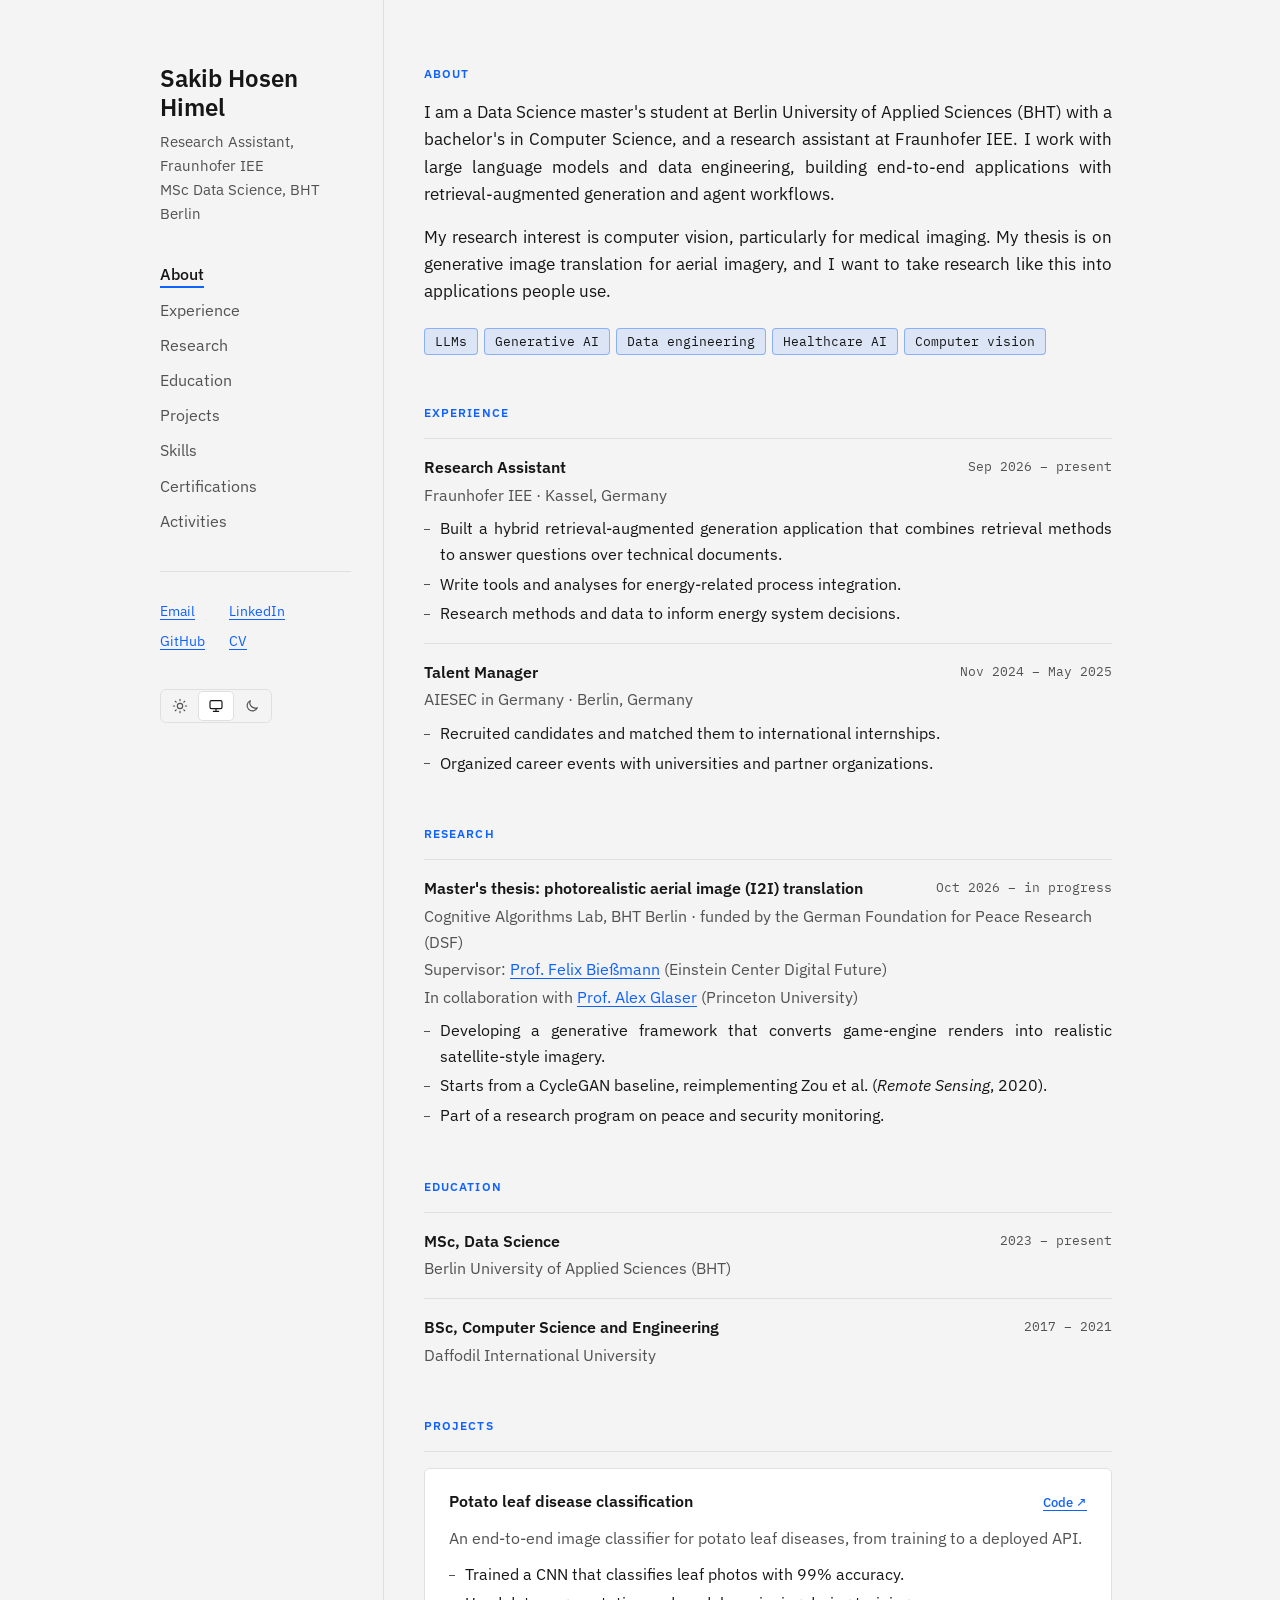
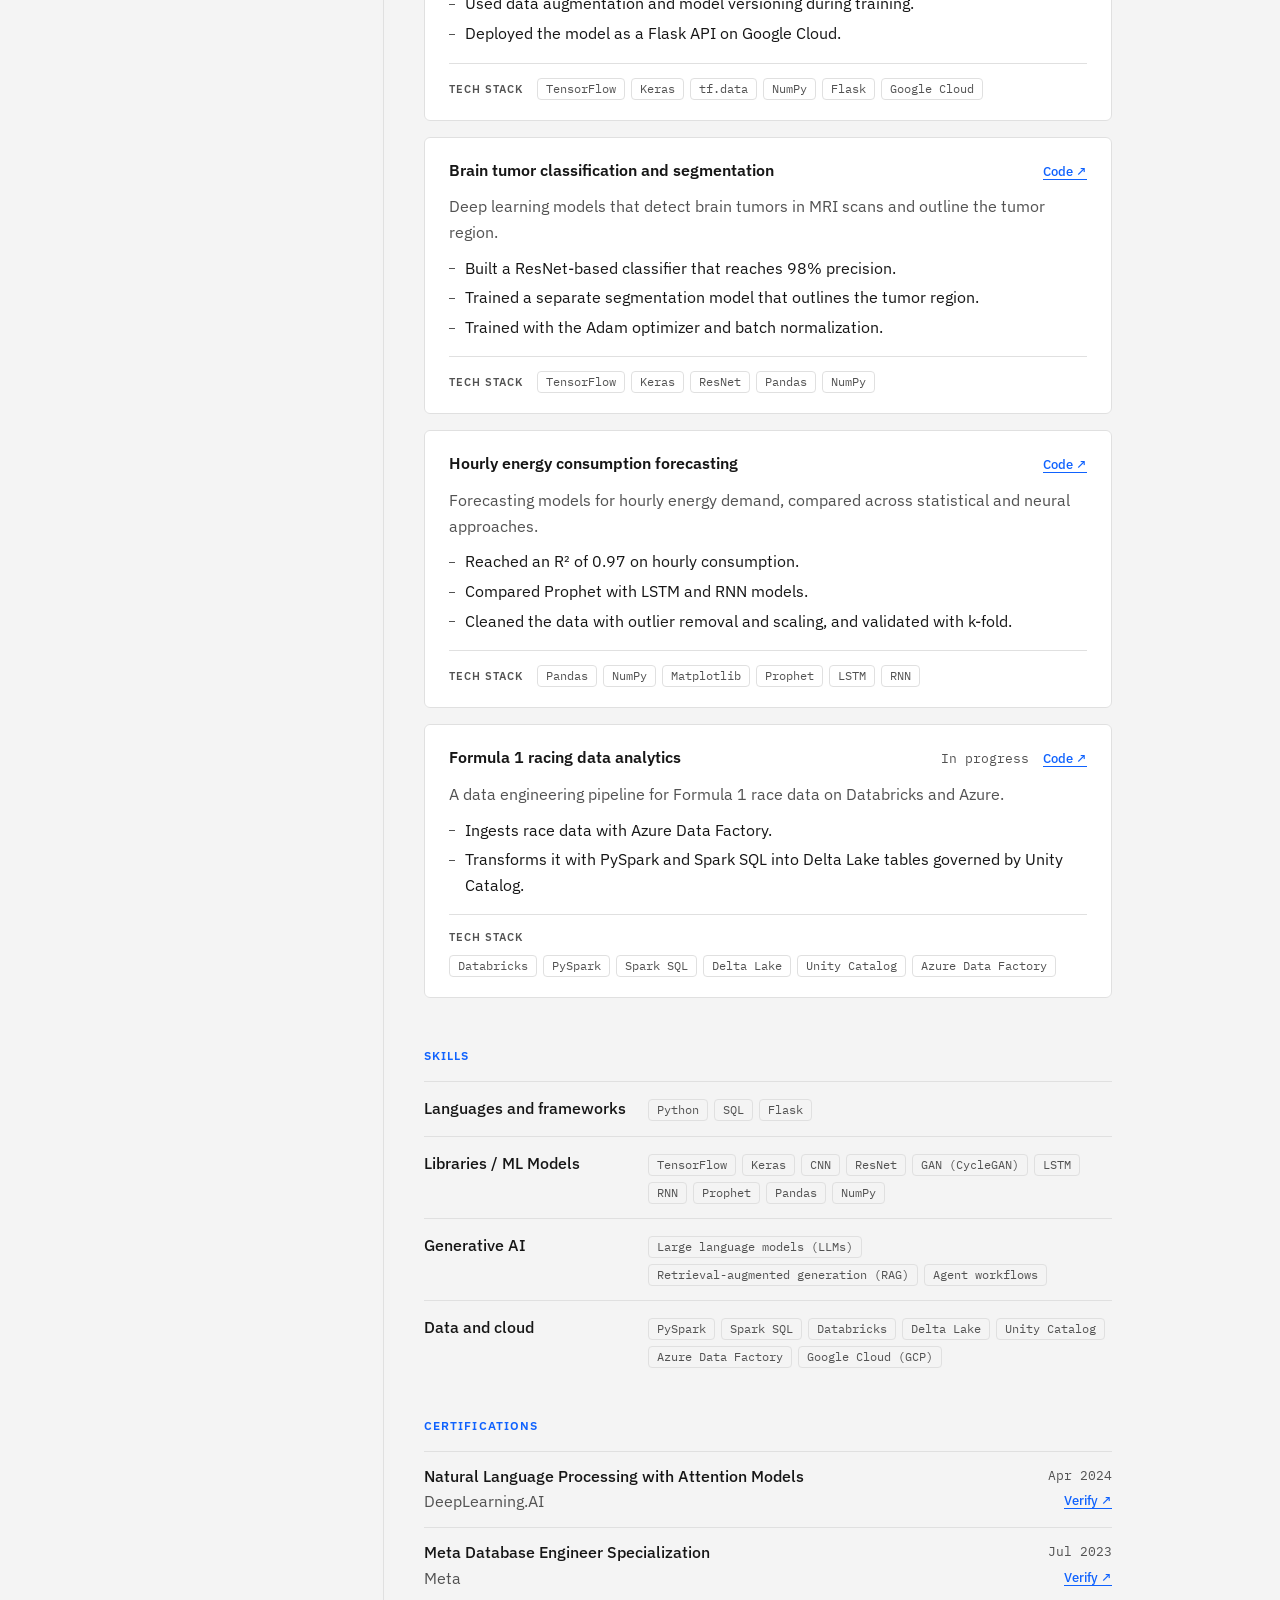
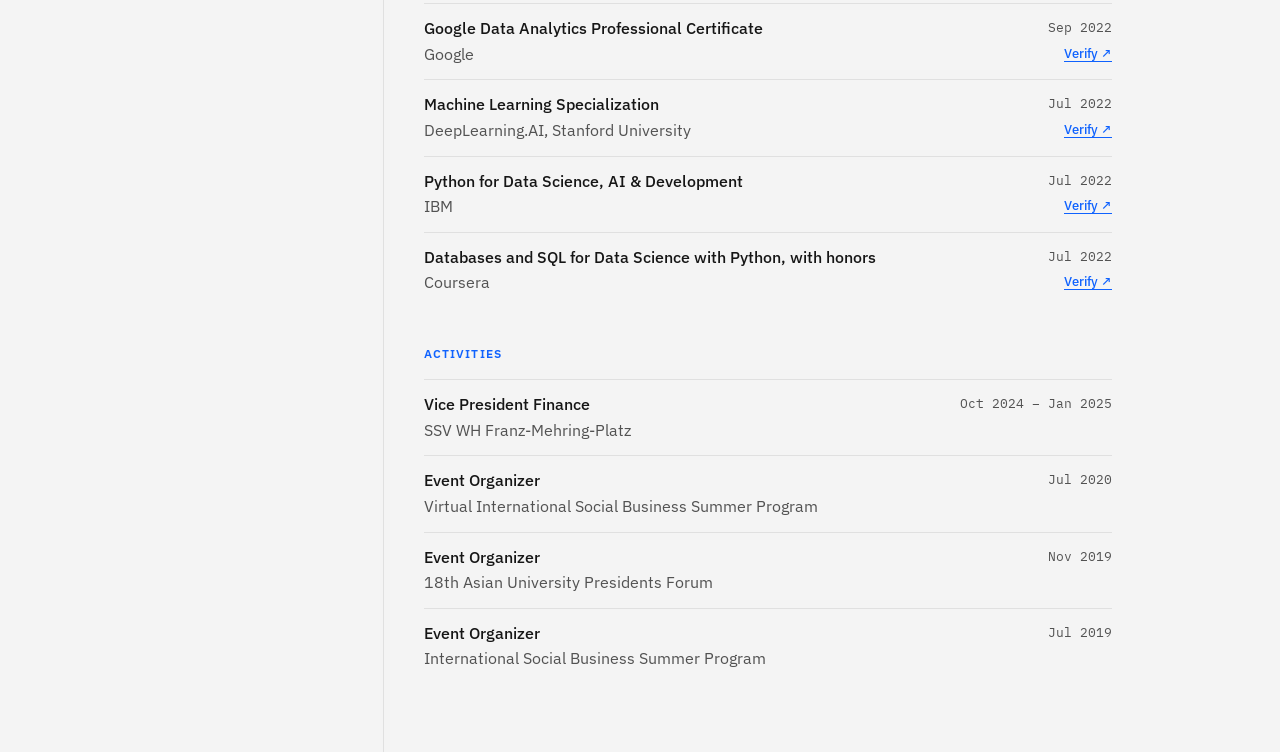
<file: index.html>
<!doctype html>
<html lang="en">
<head>
<meta charset="utf-8">
<meta name="viewport" content="width=device-width, initial-scale=1">
<title>Sakib Hosen Himel</title>
<meta name="description" content="Sakib Hosen Himel. MSc Data Science student at BHT Berlin and research assistant at Fraunhofer IEE.">
<meta property="og:title" content="Sakib Hosen Himel">
<meta property="og:description" content="MSc Data Science student at BHT Berlin and research assistant at Fraunhofer IEE.">
<meta property="og:type" content="profile">
<link rel="icon" href="data:image/svg+xml,%3Csvg xmlns='http://www.w3.org/2000/svg' viewBox='0 0 32 32'%3E%3Crect width='32' height='32' rx='4' fill='%230f62fe'/%3E%3Ctext x='16' y='22' font-family='sans-serif' font-size='16' font-weight='600' text-anchor='middle' fill='%23fff'%3ESH%3C/text%3E%3C/svg%3E">
<link rel="preconnect" href="https://fonts.googleapis.com">
<link rel="preconnect" href="https://fonts.gstatic.com" crossorigin>
<link rel="stylesheet" href="https://fonts.googleapis.com/css2?family=IBM+Plex+Mono&family=IBM+Plex+Sans:wght@400;500;600&display=swap">
<link rel="stylesheet" href="styles.css">
<script>document.documentElement.classList.add('js'); try { var t = localStorage.getItem('theme'); if (t === 'light' || t === 'dark') document.documentElement.dataset.theme = t; } catch (e) {} // set before first paint so the phone layout does not jump</script>
</head>
<body>
<a class="skip" href="#main">Skip to content</a>
<!-- Phone only, and only once the script runs: a bar that stays on screen and opens the nav as a side panel. -->
<div class="bar">
  <p class="where"><b>Sakib Hosen Himel</b><span id="bar-section">About</span></p>
  <button type="button" id="menu-btn" aria-expanded="false" aria-controls="menu">Menu</button>
</div>
<div class="scrim"></div>
<div class="page">
  <header class="side">
    <div class="stick">
      <div>
        <h1>Sakib Hosen Himel</h1>
        <p class="role">Research Assistant, Fraunhofer IEE<br>MSc Data Science, BHT Berlin</p>
      </div>
      <nav id="menu" aria-label="Sections">
        <ol>
          <li><a href="#about">About</a></li>
          <li><a href="#experience">Experience</a></li>
          <li><a href="#research">Research</a></li>
          <li><a href="#education">Education</a></li>
          <li><a href="#projects">Projects</a></li>
          <li><a href="#skills">Skills</a></li>
          <li><a href="#certifications">Certifications</a></li>
          <li><a href="#activities">Activities</a></li>
        </ol>
      </nav>
      <ul class="contact">
        <li><a href="mailto:himelcse47@gmail.com">Email</a></li>
        <li><a href="https://www.linkedin.com/in/profileofsakib">LinkedIn</a></li>
        <li><a href="https://github.com/itsme-himel">GitHub</a></li>
        <li><a href="cv.pdf">CV</a></li>
      </ul>
      <div class="theme" role="group" aria-label="Colour theme">
        <button type="button" data-set="light" aria-pressed="false" aria-label="Light" title="Light"><svg viewBox="0 0 24 24" width="16" height="16" fill="none" stroke="currentColor" stroke-width="1.75" stroke-linecap="round" stroke-linejoin="round" aria-hidden="true"><circle cx="12" cy="12" r="4"/><path d="M12 2v2M12 20v2M4.9 4.9l1.4 1.4M17.7 17.7l1.4 1.4M2 12h2M20 12h2M4.9 19.1l1.4-1.4M17.7 6.3l1.4-1.4"/></svg></button>
        <button type="button" data-set="system" aria-pressed="true" aria-label="System" title="System"><svg viewBox="0 0 24 24" width="16" height="16" fill="none" stroke="currentColor" stroke-width="1.75" stroke-linecap="round" stroke-linejoin="round" aria-hidden="true"><rect x="3" y="4" width="18" height="12" rx="2"/><path d="M8 20h8M12 16v4"/></svg></button>
        <button type="button" data-set="dark" aria-pressed="false" aria-label="Dark" title="Dark"><svg viewBox="0 0 24 24" width="16" height="16" fill="none" stroke="currentColor" stroke-width="1.75" stroke-linecap="round" stroke-linejoin="round" aria-hidden="true"><path d="M20 14.5A8 8 0 0 1 9.5 4a8 8 0 1 0 10.5 10.5z"/></svg></button>
      </div>
    </div>
  </header>

  <main id="main">
    <section id="about" aria-labelledby="h-about">
      <h2 id="h-about">About</h2>
      <p class="lede">I am a Data Science master's student at Berlin University of Applied Sciences (BHT) with a bachelor's in Computer Science, and a research assistant at Fraunhofer IEE. I work with large language models and data engineering, building end-to-end applications with retrieval-augmented generation and agent workflows.</p>
      <p class="lede">My research interest is computer vision, particularly for medical imaging. My thesis is on generative image translation for aerial imagery, and I want to take research like this into applications people use.</p>
      <ul class="chips focus" aria-label="Focus areas"><li>LLMs</li><li>Generative AI</li><li>Data engineering</li><li>Healthcare AI</li><li>Computer vision</li></ul>
    </section>

    <section id="experience" aria-labelledby="h-experience">
      <h2 id="h-experience">Experience</h2>
      <article class="item">
        <h3>Research Assistant</h3>
        <p class="date">Sep 2026 – present</p>
        <p class="org">Fraunhofer IEE · Kassel, Germany</p>
        <ul>
          <li>Built a hybrid retrieval-augmented generation application that combines retrieval methods to answer questions over technical documents.</li>
          <li>Write tools and analyses for energy-related process integration.</li>
          <li>Research methods and data to inform energy system decisions.</li>
        </ul>
      </article>
      <article class="item">
        <h3>Talent Manager</h3>
        <p class="date">Nov 2024 – May 2025</p>
        <p class="org">AIESEC in Germany · Berlin, Germany</p>
        <ul>
          <li>Recruited candidates and matched them to international internships.</li>
          <li>Organized career events with universities and partner organizations.</li>
        </ul>
      </article>
    </section>

    <section id="research" aria-labelledby="h-research">
      <h2 id="h-research">Research</h2>
      <article class="item">
        <h3>Master's thesis: photorealistic aerial image (I2I) translation</h3>
        <p class="date">Oct 2026 – in progress</p>
        <p class="org">Cognitive Algorithms Lab, BHT Berlin · funded by the German Foundation for Peace Research (DSF)</p>
        <p class="org">Supervisor: <a href="https://www.linkedin.com/in/felixbiessmann/">Prof. Felix Bießmann</a> (Einstein Center Digital Future)</p>
        <p class="org">In collaboration with <a href="https://www.linkedin.com/in/alex-glaser-8090731b3/">Prof. Alex Glaser</a> (Princeton University)</p>
        <ul>
          <li>Developing a generative framework that converts game-engine renders into realistic satellite-style imagery.</li>
          <li>Starts from a CycleGAN baseline, reimplementing Zou et al. (<i>Remote Sensing</i>, 2020).</li>
          <li>Part of a research program on peace and security monitoring.</li>
        </ul>
      </article>
    </section>

    <section id="education" aria-labelledby="h-education">
      <h2 id="h-education">Education</h2>
      <article class="item">
        <h3>MSc, Data Science</h3>
        <p class="date">2023 – present</p>
        <p class="org">Berlin University of Applied Sciences (BHT)</p>
      </article>
      <article class="item">
        <h3>BSc, Computer Science and Engineering</h3>
        <p class="date">2017 – 2021</p>
        <p class="org">Daffodil International University</p>
      </article>
    </section>

    <section id="projects" aria-labelledby="h-projects">
      <h2 id="h-projects">Projects</h2>
      <div class="grid"><!-- TODO: the four "Code" links point to github.com as placeholders; replace each href with the project repo -->
        <article>
          <div class="head"><h3>Potato leaf disease classification</h3><p class="meta"><a href="https://github.com" aria-label="Code for Potato leaf disease classification">Code <span aria-hidden="true">↗</span></a></p></div>
          <p>An end-to-end image classifier for potato leaf diseases, from training to a deployed API.</p>
          <ul class="points">
            <li>Trained a CNN that classifies leaf photos with 99% accuracy.</li>
            <li>Used data augmentation and model versioning during training.</li>
            <li>Deployed the model as a Flask API on Google Cloud.</li>
          </ul>
          <div class="stack">
            <p>Tech stack</p>
            <ul><li>TensorFlow</li><li>Keras</li><li>tf.data</li><li>NumPy</li><li>Flask</li><li>Google Cloud</li></ul>
          </div>
        </article>
        <article>
          <div class="head"><h3>Brain tumor classification and segmentation</h3><p class="meta"><a href="https://github.com" aria-label="Code for Brain tumor classification and segmentation">Code <span aria-hidden="true">↗</span></a></p></div>
          <p>Deep learning models that detect brain tumors in MRI scans and outline the tumor region.</p>
          <ul class="points">
            <li>Built a ResNet-based classifier that reaches 98% precision.</li>
            <li>Trained a separate segmentation model that outlines the tumor region.</li>
            <li>Trained with the Adam optimizer and batch normalization.</li>
          </ul>
          <div class="stack">
            <p>Tech stack</p>
            <ul><li>TensorFlow</li><li>Keras</li><li>ResNet</li><li>Pandas</li><li>NumPy</li></ul>
          </div>
        </article>
        <article>
          <div class="head"><h3>Hourly energy consumption forecasting</h3><p class="meta"><a href="https://github.com" aria-label="Code for Hourly energy consumption forecasting">Code <span aria-hidden="true">↗</span></a></p></div>
          <p>Forecasting models for hourly energy demand, compared across statistical and neural approaches.</p>
          <ul class="points">
            <li>Reached an R² of 0.97 on hourly consumption.</li>
            <li>Compared Prophet with LSTM and RNN models.</li>
            <li>Cleaned the data with outlier removal and scaling, and validated with k-fold.</li>
          </ul>
          <div class="stack">
            <p>Tech stack</p>
            <ul><li>Pandas</li><li>NumPy</li><li>Matplotlib</li><li>Prophet</li><li>LSTM</li><li>RNN</li></ul>
          </div>
        </article>
        <article>
          <div class="head"><h3>Formula 1 racing data analytics</h3><p class="meta"><span class="date">In progress</span><a href="https://github.com" aria-label="Code for Formula 1 racing data analytics">Code <span aria-hidden="true">↗</span></a></p></div>
          <p>A data engineering pipeline for Formula 1 race data on Databricks and Azure.</p>
          <ul class="points">
            <li>Ingests race data with Azure Data Factory.</li>
            <li>Transforms it with PySpark and Spark SQL into Delta Lake tables governed by Unity Catalog.</li>
          </ul>
          <div class="stack">
            <p>Tech stack</p>
            <ul><li>Databricks</li><li>PySpark</li><li>Spark SQL</li><li>Delta Lake</li><li>Unity Catalog</li><li>Azure Data Factory</li></ul>
          </div>
        </article>
      </div>
    </section>

    <section id="skills" aria-labelledby="h-skills">
      <h2 id="h-skills">Skills</h2>
      <dl class="skills">
        <div><dt>Languages and frameworks</dt><dd><ul class="chips"><li>Python</li><li>SQL</li><li>Flask</li></ul></dd></div>
        <div><dt>Libraries / ML Models</dt><dd><ul class="chips"><li>TensorFlow</li><li>Keras</li><li>CNN</li><li>ResNet</li><li>GAN (CycleGAN)</li><li>LSTM</li><li>RNN</li><li>Prophet</li><li>Pandas</li><li>NumPy</li></ul></dd></div>
        <div><dt>Generative AI</dt><dd><ul class="chips"><li>Large language models (LLMs)</li><li>Retrieval-augmented generation (RAG)</li><li>Agent workflows</li></ul></dd></div>
        <div><dt>Data and cloud</dt><dd><ul class="chips"><li>PySpark</li><li>Spark SQL</li><li>Databricks</li><li>Delta Lake</li><li>Unity Catalog</li><li>Azure Data Factory</li><li>Google Cloud (GCP)</li></ul></dd></div>
      </dl>
    </section>

    <section id="certifications" aria-labelledby="h-certifications">
      <h2 id="h-certifications">Certifications</h2>
      <div class="rows"><!-- TODO: the six "Verify" links point to coursera.org as placeholders; replace each href with the credential page -->
        <article class="item">
          <h3>Natural Language Processing with Attention Models</h3>
          <p class="date">Apr 2024</p>
          <p class="org">DeepLearning.AI</p>
          <p class="verify"><a href="https://www.coursera.org" aria-label="Verify Natural Language Processing with Attention Models">Verify <span aria-hidden="true">↗</span></a></p>
        </article>
        <article class="item">
          <h3>Meta Database Engineer Specialization</h3>
          <p class="date">Jul 2023</p>
          <p class="org">Meta</p>
          <p class="verify"><a href="https://www.coursera.org" aria-label="Verify Meta Database Engineer Specialization">Verify <span aria-hidden="true">↗</span></a></p>
        </article>
        <article class="item">
          <h3>Google Data Analytics Professional Certificate</h3>
          <p class="date">Sep 2022</p>
          <p class="org">Google</p>
          <p class="verify"><a href="https://www.coursera.org" aria-label="Verify Google Data Analytics Professional Certificate">Verify <span aria-hidden="true">↗</span></a></p>
        </article>
        <article class="item">
          <h3>Machine Learning Specialization</h3>
          <p class="date">Jul 2022</p>
          <p class="org">DeepLearning.AI, Stanford University</p>
          <p class="verify"><a href="https://www.coursera.org" aria-label="Verify Machine Learning Specialization">Verify <span aria-hidden="true">↗</span></a></p>
        </article>
        <article class="item">
          <h3>Python for Data Science, AI &amp; Development</h3>
          <p class="date">Jul 2022</p>
          <p class="org">IBM</p>
          <p class="verify"><a href="https://www.coursera.org" aria-label="Verify Python for Data Science, AI &amp; Development">Verify <span aria-hidden="true">↗</span></a></p>
        </article>
        <article class="item">
          <h3>Databases and SQL for Data Science with Python, with honors</h3>
          <p class="date">Jul 2022</p>
          <p class="org">Coursera</p>
          <p class="verify"><a href="https://www.coursera.org" aria-label="Verify Databases and SQL for Data Science with Python, with honors">Verify <span aria-hidden="true">↗</span></a></p>
        </article>
      </div>
    </section>

    <section id="activities" aria-labelledby="h-activities">
      <h2 id="h-activities">Activities</h2>
      <div class="rows">
        <article class="item">
          <h3>Vice President Finance</h3>
          <p class="date">Oct 2024 – Jan 2025</p>
          <p class="org">SSV WH Franz-Mehring-Platz</p>
        </article>
        <article class="item">
          <h3>Event Organizer</h3>
          <p class="date">Jul 2020</p>
          <p class="org">Virtual International Social Business Summer Program</p>
        </article>
        <article class="item">
          <h3>Event Organizer</h3>
          <p class="date">Nov 2019</p>
          <p class="org">18th Asian University Presidents Forum</p>
        </article>
        <article class="item">
          <h3>Event Organizer</h3>
          <p class="date">Jul 2019</p>
          <p class="org">International Social Business Summer Program</p>
        </article>
      </div>
    </section>
  </main>
</div>
<script>
// Underline the nav link of the section being read.
const sections = [...document.querySelectorAll('main section')];
const links = [...document.querySelectorAll('nav a')];
const barSection = document.getElementById('bar-section');
let clicked = location.hash; // a clicked link stays marked until the reader scrolls by hand
function spy() {
  const max = document.documentElement.scrollHeight - innerHeight;
  const tops = sections.map(s => s.getBoundingClientRect().top + scrollY);
  // Sections near the page end can never reach the top, so over the final
  // stretch the reading line slides from the top of the viewport to the bottom.
  const lastReachable = Math.max(0, ...tops.filter(t => t <= max));
  const slide = Math.min(1, Math.max(0, (scrollY - lastReachable) / Math.max(1, max - lastReachable)));
  const line = scrollY + 120 + slide * (innerHeight - 120);
  const current = clicked || '#' + sections[Math.max(0, tops.findLastIndex(t => t <= line))].id;
  for (const a of links) {
    if (a.hash === current) { a.setAttribute('aria-current', 'location'); barSection.textContent = a.textContent; }
    else a.removeAttribute('aria-current');
  }
}
for (const a of links) a.addEventListener('click', () => { clicked = a.hash; spy(); });
for (const e of ['wheel', 'touchmove', 'keydown']) addEventListener(e, () => { clicked = ''; }, { passive: true });
addEventListener('scroll', spy, { passive: true });
addEventListener('resize', spy);
spy();
// Sections below the first screen fade in when reached (motion is in the CSS).
// Reaching one also reveals those before it, so a jump never leaves any hidden.
if (window.IntersectionObserver) {
  const io = new IntersectionObserver(entries => {
    for (const e of entries) if (e.isIntersecting)
      for (const s of sections.slice(0, sections.indexOf(e.target) + 1)) { s.classList.remove('pre'); io.unobserve(s); }
  });
  for (const s of sections) if (s.getBoundingClientRect().top >= innerHeight) { s.classList.add('pre'); io.observe(s); }
}

// Phone menu: the nav slides in from the right as a panel. Without this script the nav stays in the page.
const root = document.documentElement, nav = document.getElementById('menu'), btn = document.getElementById('menu-btn');
const behind = [document.querySelector('main'), ...document.querySelectorAll('.stick > :not(nav)')];
nav.append(document.querySelector('.contact').cloneNode(true), document.querySelector('.theme').cloneNode(true)); // the four links and the theme switch, repeated inside the panel
function setMenu(open) {
  root.classList.toggle('open', open);
  btn.setAttribute('aria-expanded', open);
  btn.textContent = open ? 'Close' : 'Menu';
  for (const el of behind) el.inert = open; // keeps keyboard focus inside the panel
}
btn.addEventListener('click', () => setMenu(!root.classList.contains('open')));
document.querySelector('.scrim').addEventListener('click', () => setMenu(false));
nav.addEventListener('click', e => { if (e.target.closest('a')) setMenu(false); });
addEventListener('keydown', e => { if (e.key === 'Escape') setMenu(false); });
matchMedia('(min-width: 48.01rem)').addEventListener('change', () => setMenu(false));
// Theme switch: light, system (follow the device) or dark. The choice is remembered on this device.
function setTheme(t) {
  if (t === 'system') delete root.dataset.theme; else root.dataset.theme = t;
  try { if (t === 'system') localStorage.removeItem('theme'); else localStorage.setItem('theme', t); } catch (e) {}
  for (const b of document.querySelectorAll('.theme button')) b.setAttribute('aria-pressed', b.dataset.set === t);
}
addEventListener('click', e => { const b = e.target.closest('.theme button'); if (b) setTheme(b.dataset.set); });
setTheme(root.dataset.theme || 'system');
// The name joins the bar once the heading has scrolled away.
if (window.IntersectionObserver)
  new IntersectionObserver(([e]) => root.classList.toggle('past', !e.isIntersecting)).observe(document.querySelector('h1'));

// Pointer effects: a light in project cards, a ripple on every click or tap, and fainter ripples while the mouse rests. Off under reduced motion.
if (matchMedia('(prefers-reduced-motion: no-preference)').matches) {
  function ripple(x, y, strength) {
    const ring = document.createElement('span');
    ring.className = 'ripple'; ring.setAttribute('aria-hidden', 'true');
    ring.style.left = x + 'px'; ring.style.top = y + 'px'; ring.style.setProperty('--o', strength);
    document.body.append(ring);
    setTimeout(() => ring.remove(), 1500); // after the last ring has faded
  }
  // Project cards: a soft light follows the mouse inside the card.
  for (const card of document.querySelectorAll('.grid article'))
    card.addEventListener('pointermove', e => {
      const r = card.getBoundingClientRect();
      card.style.setProperty('--mx', e.clientX - r.left + 'px');
      card.style.setProperty('--my', e.clientY - r.top + 'px');
    });
  addEventListener('pointerdown', e => ripple(e.clientX, e.clientY, .55));
  // A mouse that rests gets a ripple at 5s, 10s and 15s, each fainter, then nothing until it moves again.
  const fade = [.34, .24, .15];
  let idle, mx, my;
  function arm(n) {
    clearTimeout(idle);
    if (n >= fade.length || mx === undefined) return;
    idle = setTimeout(() => { if (!document.hidden) ripple(mx, my, fade[n]); arm(n + 1); }, 5000);
  }
  addEventListener('pointermove', e => { if (e.pointerType === 'mouse') { mx = e.clientX; my = e.clientY; arm(0); } });
  for (const ev of ['scroll', 'pointerdown', 'keydown']) addEventListener(ev, () => arm(0), { passive: true });
  root.addEventListener('pointerleave', () => { mx = undefined; clearTimeout(idle); });
}
</script>
</body>
</html>
</file>
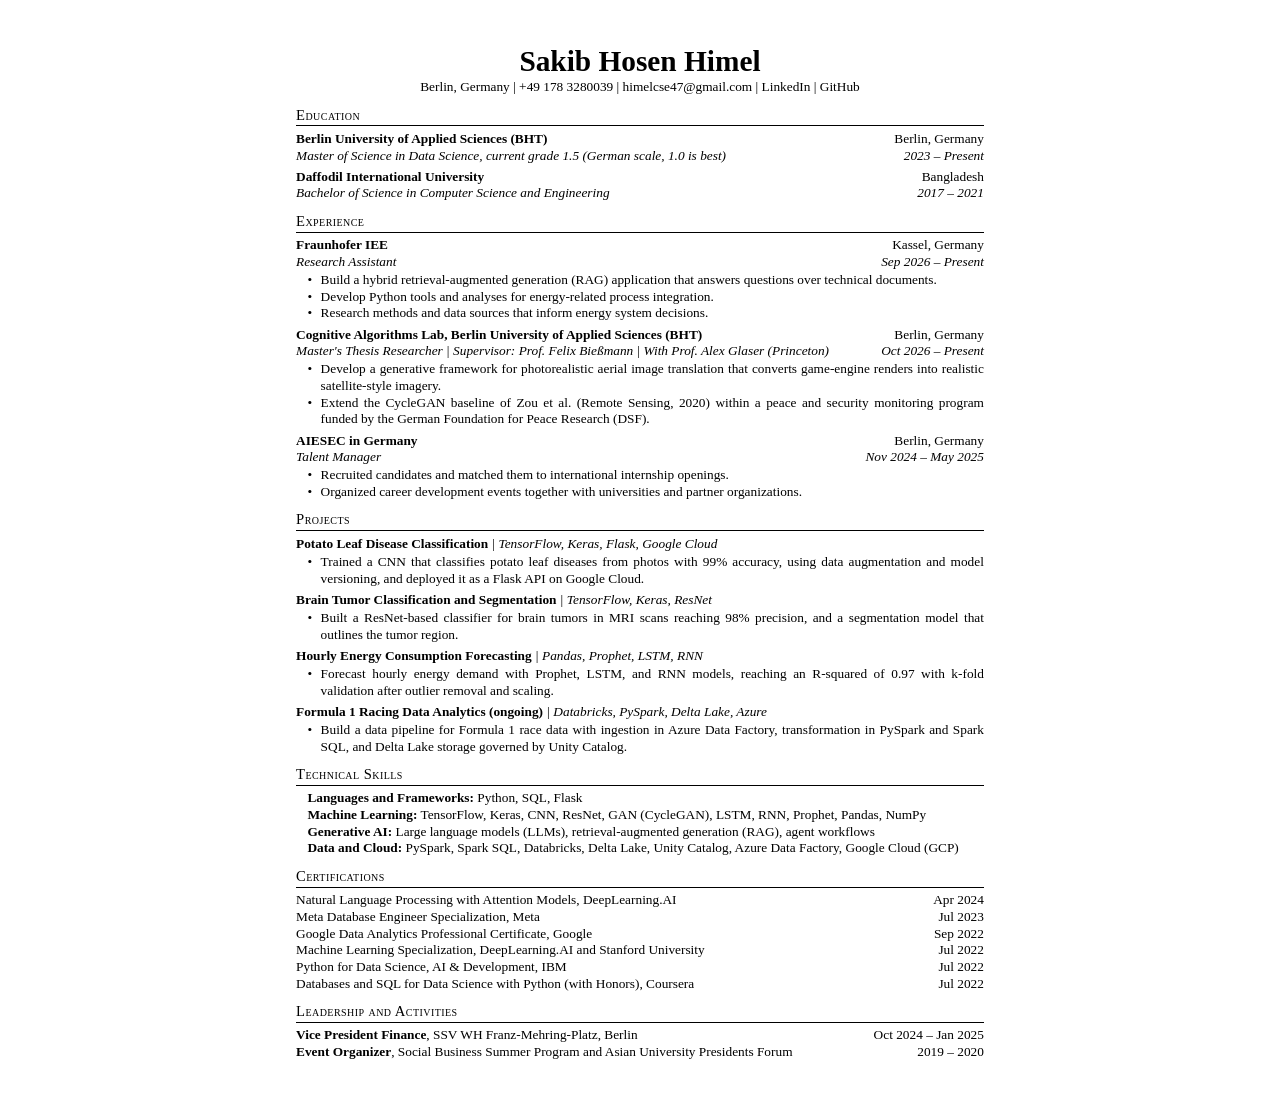
<file: cv.html>
<!doctype html>
<html lang="en">
<head>
<meta charset="utf-8">
<meta name="viewport" content="width=device-width, initial-scale=1">
<title>Sakib Hosen Himel - CV</title>
<style>
/* One A4 page in the common big-tech layout: centred header, single column,
   organisation/location then title/dates, bullets. No <table>; source order is
   reading order, which is what ATS parsers need. */
@page { size: A4; margin: 10mm 13mm; }
* { box-sizing: border-box; }
body { margin: 0; font: 10pt/1.25 "Times New Roman", Times, "Liberation Serif", serif; color: #000; background: #fff; }
.sheet { max-width: 182mm; margin: 0 auto; padding: 12mm 0; }
@media print { .sheet { padding: 0; max-width: none; } }
@media (max-width: 190mm) { .sheet { padding: 6mm 4mm; } }
h1, h2, h3, p, ul { margin: 0; padding: 0; font-weight: normal; }
a { color: inherit; text-decoration: none; }
header { text-align: center; }
h1 { font-size: 22pt; font-weight: bold; line-height: 1.15; }
h2 { font-size: 11pt; font-variant: small-caps; letter-spacing: .03em; border-bottom: .6pt solid #000; padding-bottom: .4mm; margin: 2.6mm 0 1.2mm; }
.row { display: grid; grid-template-columns: minmax(0, 1fr) auto; column-gap: 6mm; }
.entry + .entry { margin-top: 1.2mm; }
h3 { font-size: 10pt; font-weight: bold; }
h3 i { font-weight: normal; }
.r { white-space: nowrap; text-align: right; }
/* shortcut: no hyphenation, because split words break ATS keyword matching; justified lines may show wider gaps. */
ul { list-style: none; margin: .4mm 0 0 3mm; text-align: justify; }
li { padding-left: 3.5mm; text-indent: -3.5mm; }
li::before { content: "\2022"; display: inline-block; width: 3.5mm; text-indent: 0; }
.skills p { text-align: justify; padding-left: 3mm; }
</style>
</head>
<body>
<main class="sheet">
  <header>
    <h1>Sakib Hosen Himel</h1>
    <p>Berlin, Germany | <a href="tel:+491783280039">+49 178 3280039</a> | <a href="mailto:himelcse47@gmail.com">himelcse47@gmail.com</a> | <a href="https://www.linkedin.com/in/profileofsakib">LinkedIn</a> | <a href="https://github.com/itsme-himel">GitHub</a></p>
  </header>

  <section>
    <h2>Education</h2>
    <div class="entry">
      <div class="row"><h3>Berlin University of Applied Sciences (BHT)</h3><p class="r">Berlin, Germany</p></div>
      <div class="row"><p><i>Master of Science in Data Science, current grade 1.5 (German scale, 1.0 is best)</i></p><p class="r"><i>2023 – Present</i></p></div>
    </div>
    <div class="entry">
      <div class="row"><h3>Daffodil International University</h3><p class="r">Bangladesh</p></div>
      <div class="row"><p><i>Bachelor of Science in Computer Science and Engineering</i></p><p class="r"><i>2017 – 2021</i></p></div>
    </div>
  </section>

  <section>
    <h2>Experience</h2>
    <div class="entry">
      <div class="row"><h3>Fraunhofer IEE</h3><p class="r">Kassel, Germany</p></div>
      <div class="row"><p><i>Research Assistant</i></p><p class="r"><i>Sep 2026 – Present</i></p></div>
      <ul>
        <li>Build a hybrid retrieval-augmented generation (RAG) application that answers questions over technical documents.</li>
        <li>Develop Python tools and analyses for energy-related process integration.</li>
        <li>Research methods and data sources that inform energy system decisions.</li>
      </ul>
    </div>
    <div class="entry">
      <div class="row"><h3>Cognitive Algorithms Lab, Berlin University of Applied Sciences (BHT)</h3><p class="r">Berlin, Germany</p></div>
      <div class="row"><p><i>Master's Thesis Researcher | Supervisor: Prof. Felix Bießmann | With Prof. Alex Glaser (Princeton)</i></p><p class="r"><i>Oct 2026 – Present</i></p></div>
      <ul>
        <li>Develop a generative framework for photorealistic aerial image translation that converts game-engine renders into realistic satellite-style imagery.</li>
        <li>Extend the CycleGAN baseline of Zou et al. (Remote Sensing, 2020) within a peace and security monitoring program funded by the German Foundation for Peace Research (DSF).</li>
      </ul>
    </div>
    <div class="entry">
      <div class="row"><h3>AIESEC in Germany</h3><p class="r">Berlin, Germany</p></div>
      <div class="row"><p><i>Talent Manager</i></p><p class="r"><i>Nov 2024 – May 2025</i></p></div>
      <ul>
        <li>Recruited candidates and matched them to international internship openings.</li>
        <li>Organized career development events together with universities and partner organizations.</li>
      </ul>
    </div>
  </section>

  <section>
    <h2>Projects</h2>
    <div class="entry">
      <h3>Potato Leaf Disease Classification <i>| TensorFlow, Keras, Flask, Google Cloud</i></h3>
      <ul><li>Trained a CNN that classifies potato leaf diseases from photos with 99% accuracy, using data augmentation and model versioning, and deployed it as a Flask API on Google Cloud.</li></ul>
    </div>
    <div class="entry">
      <h3>Brain Tumor Classification and Segmentation <i>| TensorFlow, Keras, ResNet</i></h3>
      <ul><li>Built a ResNet-based classifier for brain tumors in MRI scans reaching 98% precision, and a segmentation model that outlines the tumor region.</li></ul>
    </div>
    <div class="entry">
      <h3>Hourly Energy Consumption Forecasting <i>| Pandas, Prophet, LSTM, RNN</i></h3>
      <ul><li>Forecast hourly energy demand with Prophet, LSTM, and RNN models, reaching an R-squared of 0.97 with k-fold validation after outlier removal and scaling.</li></ul>
    </div>
    <div class="entry">
      <h3>Formula 1 Racing Data Analytics (ongoing) <i>| Databricks, PySpark, Delta Lake, Azure</i></h3>
      <ul><li>Build a data pipeline for Formula 1 race data with ingestion in Azure Data Factory, transformation in PySpark and Spark SQL, and Delta Lake storage governed by Unity Catalog.</li></ul>
    </div>
  </section>

  <section class="skills">
    <h2>Technical Skills</h2>
    <p><b>Languages and Frameworks:</b> Python, SQL, Flask</p>
    <p><b>Machine Learning:</b> TensorFlow, Keras, CNN, ResNet, GAN (CycleGAN), LSTM, RNN, Prophet, Pandas, NumPy</p>
    <p><b>Generative AI:</b> Large language models (LLMs), retrieval-augmented generation (RAG), agent workflows</p>
    <p><b>Data and Cloud:</b> PySpark, Spark SQL, Databricks, Delta Lake, Unity Catalog, Azure Data Factory, Google Cloud (GCP)</p>
  </section>

  <section>
    <h2>Certifications</h2>
    <div class="row"><p>Natural Language Processing with Attention Models, DeepLearning.AI</p><p class="r">Apr 2024</p></div>
    <div class="row"><p>Meta Database Engineer Specialization, Meta</p><p class="r">Jul 2023</p></div>
    <div class="row"><p>Google Data Analytics Professional Certificate, Google</p><p class="r">Sep 2022</p></div>
    <div class="row"><p>Machine Learning Specialization, DeepLearning.AI and Stanford University</p><p class="r">Jul 2022</p></div>
    <div class="row"><p>Python for Data Science, AI &amp; Development, IBM</p><p class="r">Jul 2022</p></div>
    <div class="row"><p>Databases and SQL for Data Science with Python (with Honors), Coursera</p><p class="r">Jul 2022</p></div>
  </section>

  <section>
    <h2>Leadership and Activities</h2>
    <div class="row"><p><b>Vice President Finance</b>, SSV WH Franz-Mehring-Platz, Berlin</p><p class="r">Oct 2024 – Jan 2025</p></div>
    <div class="row"><p><b>Event Organizer</b>, Social Business Summer Program and Asian University Presidents Forum</p><p class="r">2019 – 2020</p></div>
  </section>
</main>
</body>
</html>
</file>
<file: styles.css>
:root {
  /* IBM Carbon greys and blue, to go with IBM Plex */
  --bg: #f4f4f4; --surface: #ffffff; --fg: #161616; --muted: #525252; --line: #e0e0e0; --accent: #0f62fe;
  --sans: "IBM Plex Sans", system-ui, -apple-system, "Segoe UI", sans-serif;
  --mono: "IBM Plex Mono", ui-monospace, Menlo, Consolas, monospace;
  color-scheme: light dark;
}
/* Dark values apply when the device asks for dark (unless the visitor chose light) or when the visitor chose dark. */
@media (prefers-color-scheme: dark) {
  :root:not([data-theme="light"]) { --bg: #161616; --surface: #262626; --fg: #f4f4f4; --muted: #c6c6c6; --line: #393939; --accent: #78a9ff; }
}
:root[data-theme="dark"] { --bg: #161616; --surface: #262626; --fg: #f4f4f4; --muted: #c6c6c6; --line: #393939; --accent: #78a9ff; color-scheme: dark; }
:root[data-theme="light"] { color-scheme: light; }

* { box-sizing: border-box; }
body { margin: 0; background: var(--bg); color: var(--fg); font: 1rem/1.6 var(--sans); }
h1, h2, h3, p, ul, ol, dl, dd { margin: 0; }
ul, ol { padding: 0; list-style: none; }
a { color: var(--accent); text-underline-offset: 3px; }
a:hover { color: var(--fg); }
a:focus-visible { outline: 2px solid var(--accent); outline-offset: 3px; }

.skip { position: absolute; left: -999rem; }
.skip:focus { left: 1rem; top: 1rem; background: var(--bg); padding: .5rem .75rem; }

.page { max-width: 64rem; margin-inline: auto; display: grid; grid-template-columns: 16rem minmax(0, 1fr); }

.side { padding: 4rem 2rem; border-right: 1px solid var(--line); }
.stick { position: sticky; top: 4rem; display: grid; gap: 2rem; }
h1 { font-size: 1.5rem; font-weight: 600; line-height: 1.2; }
.role { color: var(--muted); margin-top: .5rem; font-size: .9375rem; }
nav ol { display: grid; }
/* the underline is always there and only changes colour, so it can fade */
nav a { display: block; padding: .3rem 0; color: var(--muted); text-decoration: underline 2px transparent; text-underline-offset: 6px; }
nav a:hover { color: var(--fg); text-decoration-color: var(--line); }
nav a[aria-current] { color: var(--fg); font-weight: 500; text-decoration-color: var(--accent); }
/* a sidebar taller than the window would hide its last links for good */
@media (max-height: 49rem) { .stick { position: static; } }

.contact { display: grid; grid-template-columns: repeat(2, max-content); gap: 0 1.5rem; font-size: .875rem; padding-top: 1.5rem; border-top: 1px solid var(--line); }
.contact a { display: inline-block; padding: .25rem 0; } /* 24px+ tap target */
.bar, .scrim, nav .contact, nav .theme { display: none; } /* phone menu parts, switched on below */

/* Theme switch: three icon buttons. Needs the script, so it is hidden without it. */
.theme { display: none; }
.js .stick > .theme { display: inline-flex; justify-self: start; }
.theme { gap: 2px; padding: 2px; border: 1px solid var(--line); border-radius: 6px; }
.theme button { display: grid; place-items: center; width: 2.125rem; height: 1.75rem; padding: 0; border: 0; border-radius: 4px; background: none; color: var(--muted); cursor: pointer; }
.theme button:hover { color: var(--fg); }
.theme button[aria-pressed="true"] { background: var(--surface); color: var(--fg); box-shadow: 0 0 0 1px var(--line); }
.theme button:focus-visible { outline: 2px solid var(--accent); outline-offset: 1px; }

main { padding: 4rem 2.5rem 5rem; display: grid; gap: 3rem; }
section { display: grid; gap: 1rem; scroll-margin-top: 4rem; }
h2 { font-size: .75rem; font-weight: 600; letter-spacing: .09em; text-transform: uppercase; color: var(--accent); }
.lede { font-size: 1.0625rem; }

.item { display: grid; grid-template-columns: minmax(0, 1fr) auto; gap: .125rem 1rem; padding-top: 1rem; border-top: 1px solid var(--line); }
.item h3 { font-size: 1rem; font-weight: 600; }
.item .org { grid-column: 1 / -1; }
.item ul { grid-column: 1 / -1; margin-top: .375rem; display: grid; gap: .25rem; }
.item li, .points li { padding-left: 1rem; position: relative; }
.item li::before, .points li::before { content: ""; position: absolute; left: 0; top: .8em; width: .375rem; height: 1px; background: var(--muted); }
.org { color: var(--muted); }
.date { font: .8125rem/1.9 var(--mono); color: var(--muted); white-space: nowrap; }

/* Projects: one full-width card each: title, summary, points, then the tech stack under a rule. */
.grid { display: grid; gap: 1rem; padding-top: 1rem; border-top: 1px solid var(--line); }
.grid article { display: grid; gap: .5rem; padding: 1.25rem 1.5rem; border: 1px solid var(--line); border-radius: 6px; background: var(--surface); }
.grid .head { display: flex; justify-content: space-between; align-items: baseline; gap: .125rem 1rem; flex-wrap: wrap; }
.grid h3 { font-size: 1rem; font-weight: 600; line-height: 1.35; }
.meta { display: flex; align-items: baseline; gap: .875rem; white-space: nowrap; }
.meta a { font-size: .8125rem; font-weight: 500; padding: .25rem 0; }
.grid p { color: var(--muted); }
.points { display: grid; gap: .25rem; margin-top: .125rem; }
.stack { display: flex; align-items: baseline; gap: .5rem .875rem; flex-wrap: wrap; margin-top: .5rem; padding-top: .875rem; border-top: 1px solid var(--line); }
.stack p { font-size: .6875rem; font-weight: 600; letter-spacing: .09em; text-transform: uppercase; white-space: nowrap; }
.stack ul, .chips { display: flex; flex-wrap: wrap; gap: .375rem; }
.stack li, .chips li { font: 400 .75rem/1.5 var(--mono); color: var(--muted); padding: .0625rem .5rem; border: 1px solid var(--line); border-radius: 4px; }
/* About: the headline topics, as blue-tinted labels so they stand apart from the grey tool labels below. */
.focus { margin-top: .375rem; }
.focus li { font-size: .8125rem; color: var(--fg); padding: .1875rem .625rem; border-color: color-mix(in srgb, var(--accent) 40%, transparent); background: color-mix(in srgb, var(--accent) 10%, transparent); }

/* Skills: group name on the left, the same labels as the project tech stacks on the right. */
.skills > div { display: grid; grid-template-columns: 13rem minmax(0, 1fr); gap: .5rem 1rem; align-items: baseline; padding: .875rem 0; border-top: 1px solid var(--line); }
.skills > div:last-child { padding-bottom: 0; }
.skills dt { font-weight: 500; }

/* hyphens keep justified lines from opening wide gaps */
.lede, .item li { text-align: justify; hyphens: auto; } /* project cards are too narrow to justify cleanly */

/* Certifications and Activities: ruled rows, name over issuer, date on the right. */
.rows { display: grid; }
.rows .item { padding: .75rem 0; gap: 0 1rem; }
.rows .item:last-child { padding-bottom: 0; }
.rows h3 { font-weight: 500; }
.rows .org { grid-column: 1; }
.verify { text-align: right; font-size: .8125rem; font-weight: 500; white-space: nowrap; }
.verify a { display: inline-block; padding: .125rem 0; }

@media (max-width: 48rem) {
  .page { grid-template-columns: 1fr; }
  .side { border-right: 0; border-bottom: 1px solid var(--line); padding: 2rem 1.25rem; }
  .stick { position: static; gap: 1rem; }
  nav ol { display: flex; flex-wrap: wrap; gap: 0 1.25rem; }
  .contact { display: flex; flex-wrap: wrap; gap: 0 1.25rem; padding-top: .75rem; }
  main { padding: 2rem 1.25rem 3rem; gap: 2.5rem; }
  section { scroll-margin-top: 1.25rem; }
  .item, .skills > div { grid-template-columns: 1fr; }
  .rows .item { grid-template-columns: minmax(0, 1fr) auto; }
  .grid article { padding: 1.125rem 1.125rem; }
}

/* Phone menu. Needs the script (.js), so without it the nav above stays in the page. */
@media screen and (max-width: 48rem) {
  section { scroll-margin-top: 4.5rem; }
  /* At the top of the page only the Menu button shows; the bar itself appears once the name has scrolled away (.past). */
  .js .bar { display: flex; align-items: center; justify-content: space-between; gap: 1rem; position: fixed; inset: 0 0 auto; z-index: 40;
    padding: .5rem 1.25rem; background: transparent; border-bottom: 1px solid transparent; }
  .js.past .bar { background: var(--bg); border-bottom-color: var(--line); }
  .js .side { padding-top: 1rem; }
  .js h1 { padding-right: 5.5rem; } /* keeps the name clear of the Menu button */
  .where { display: flex; align-items: baseline; min-width: 0; white-space: nowrap; opacity: 0; visibility: hidden; }
  .past .where { opacity: 1; visibility: visible; }
  .where b { font-size: .875rem; font-weight: 600; overflow: hidden; text-overflow: ellipsis; margin-right: .75rem; }
  #bar-section { font: 600 .6875rem/1 var(--sans); letter-spacing: .09em; text-transform: uppercase; color: var(--accent); }
  #menu-btn { font: 500 .8125rem/1 var(--mono); color: var(--fg); border: 1px solid var(--line); border-radius: 4px;
    padding: .5rem .75rem; min-width: 4.25rem; cursor: pointer; margin-left: auto; background: var(--bg); }
  #menu-btn:focus-visible { outline: 2px solid var(--accent); outline-offset: 2px; }

  .js nav { position: fixed; inset: 0 0 0 auto; z-index: 30; width: min(18rem, 82vw); overflow-y: auto;
    padding: 5rem 1.5rem 2rem; background: var(--bg); border-left: 1px solid var(--line);
    transform: translateX(100%); visibility: hidden; }
  .js.open nav { transform: none; visibility: visible; }
  .js nav ol { display: grid; }
  .js nav a { padding: .55rem 0; font-size: 1.0625rem; }
  .js nav .contact { display: grid; grid-template-columns: repeat(2, max-content); gap: 0 1.5rem; margin-top: 1.5rem; padding-top: 1rem; }
  .js nav .contact a { font-size: .9375rem; padding: .4rem 0; color: var(--accent); text-decoration: underline; text-underline-offset: 3px; }

  .js .scrim { display: block; position: fixed; inset: 0; z-index: 20; background: rgb(0 0 0 / .45); opacity: 0; visibility: hidden; }
  .js .stick > .theme { display: none; }
  .js nav .theme { display: inline-flex; margin-top: 1.25rem; }
  .js.open .scrim { opacity: 1; visibility: visible; }
  .js.open body { overflow: hidden; }
}

/* Motion: screen only, and only when the reader has not asked for less.
   .pre is set by the script on sections below the first screen. */
@media screen and (prefers-reduced-motion: no-preference) {
  html { scroll-behavior: smooth; }
  a { transition: color .2s, text-decoration-color .2s; }
  body { transition: background-color .25s ease, color .25s ease; }
  section, section > * { transition: opacity .4s ease-out, transform .4s ease-out; }
  section.pre { opacity: 0; transition: none; }
  section.pre > * { transform: translateY(.5rem); transition: none; }
  /* panel slides, backdrop fades; visibility waits for the slide-out to finish */
  .js nav { transition: transform .25s ease, visibility 0s .25s; }
  .js.open nav { transition: transform .25s ease; }
  .scrim { transition: opacity .25s ease, visibility 0s .25s; }
  .open .scrim { transition: opacity .25s ease; }
  .bar { transition: background-color .25s ease, border-color .25s ease; }
  .where { transition: opacity .25s ease, visibility 0s .25s; }
  .past .where { transition: opacity .25s ease; }
  /* a soft light follows the mouse inside a project card, and its border picks up the accent */
  .grid article { position: relative; isolation: isolate; overflow: hidden; transition: border-color .25s ease; }
  .grid article::before { content: ""; position: absolute; inset: 0; z-index: -1; pointer-events: none; opacity: 0; transition: opacity .3s ease;
    background: radial-gradient(18rem circle at var(--mx, 50%) var(--my, 50%), color-mix(in srgb, var(--accent) 13%, transparent), transparent 70%); }
  .grid article:hover::before { opacity: 1; }
  .grid article:hover { border-color: color-mix(in srgb, var(--accent) 45%, var(--line)); }
  /* A click or tap leaves three thin rings that spread and fade, like a drop on water.
     A resting mouse gets the same, fainter (--o is the starting opacity). */
  .ripple, .ripple::before, .ripple::after { position: fixed; width: 20rem; height: 20rem; margin: -10rem 0 0 -10rem; border-radius: 50%; border: 1px solid var(--accent);
    pointer-events: none; z-index: 60; opacity: 0; animation: ripple .95s ease-out forwards; }
  .ripple::before, .ripple::after { content: ""; position: absolute; inset: 0; margin: -1px; }
  .ripple::before { animation-delay: .16s; }
  .ripple::after { animation-delay: .32s; }
  @keyframes ripple { from { transform: scale(.04); opacity: var(--o, .55); } to { transform: scale(1); opacity: 0; } }
}

@media print {
  :root { --bg: #fff; --surface: #fff; --fg: #000; --muted: #444; --line: #bbb; --accent: #000; }
  nav, .skip, .theme { display: none !important; }
  .page { display: block; }
  .side { border: 0; padding: 0 0 1rem; }
  main { padding: 0; gap: 1.5rem; }
  .item { break-inside: avoid; }
}
</file>
